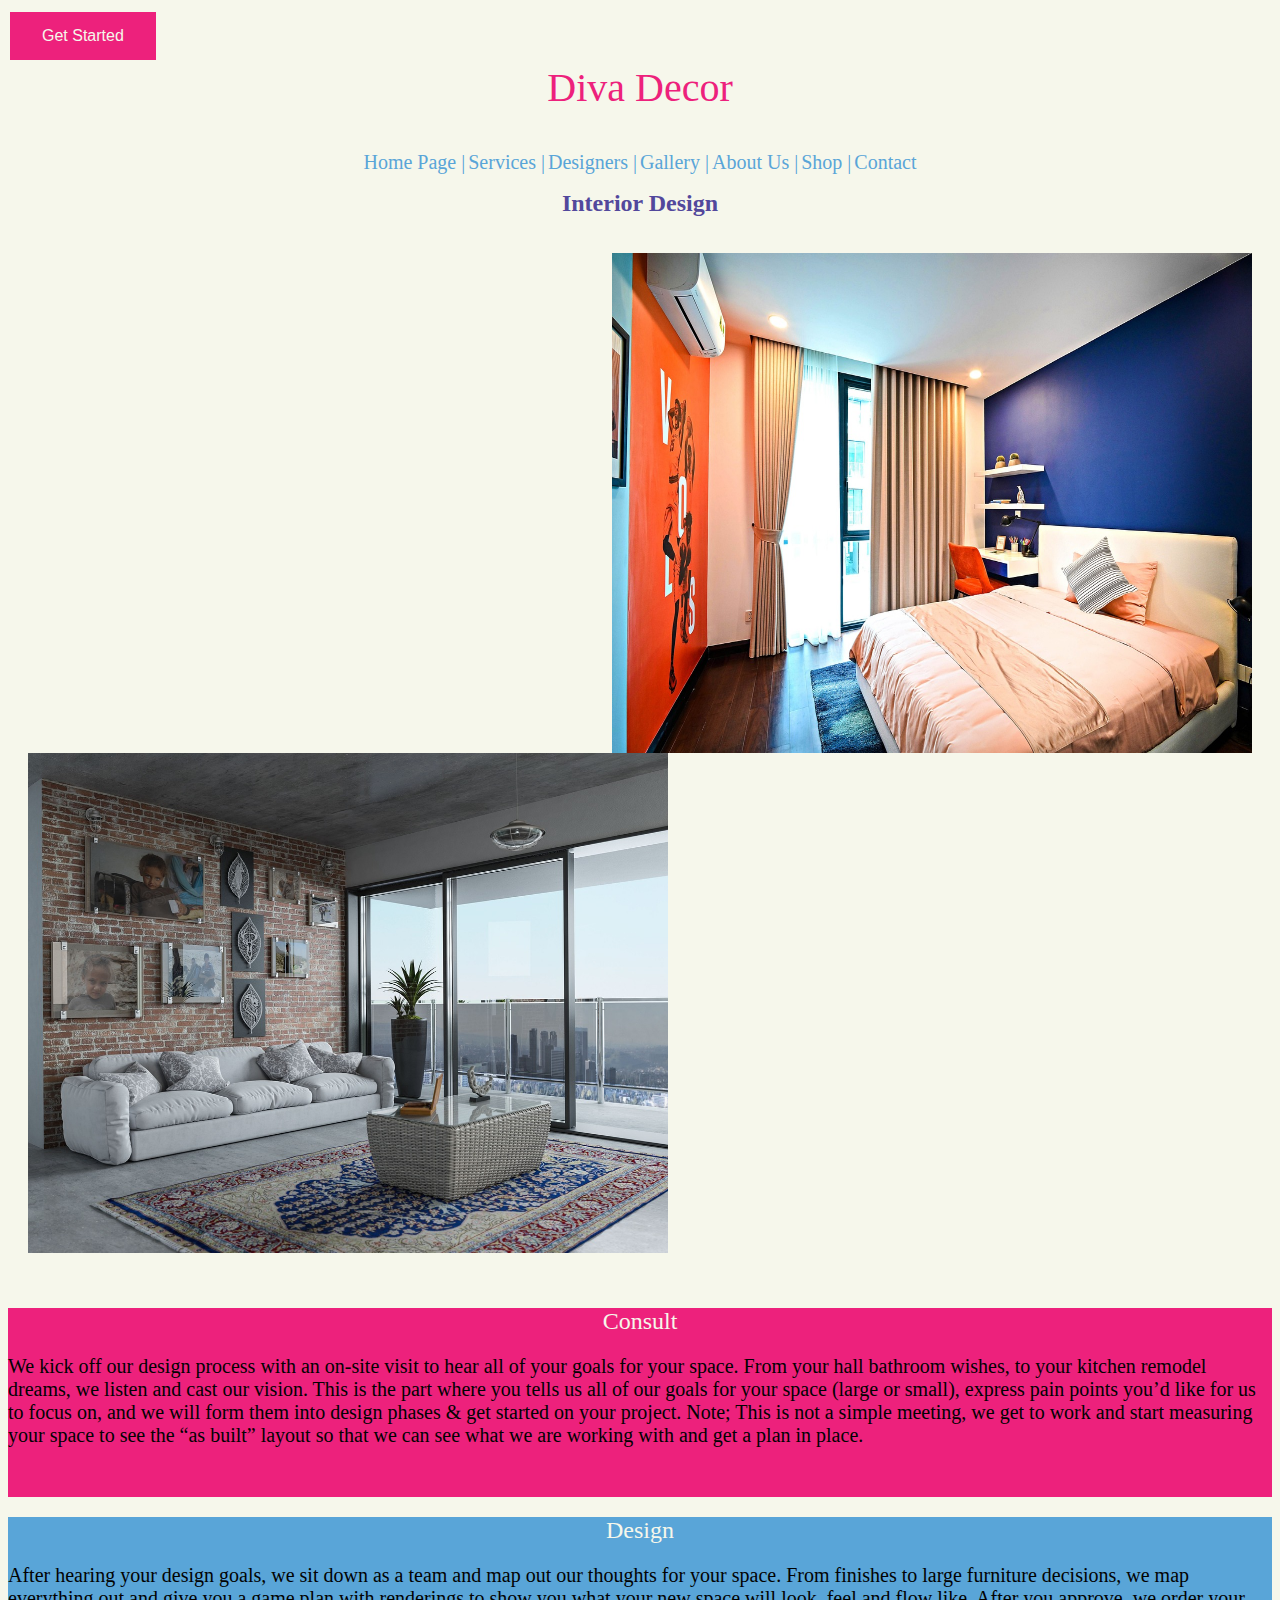
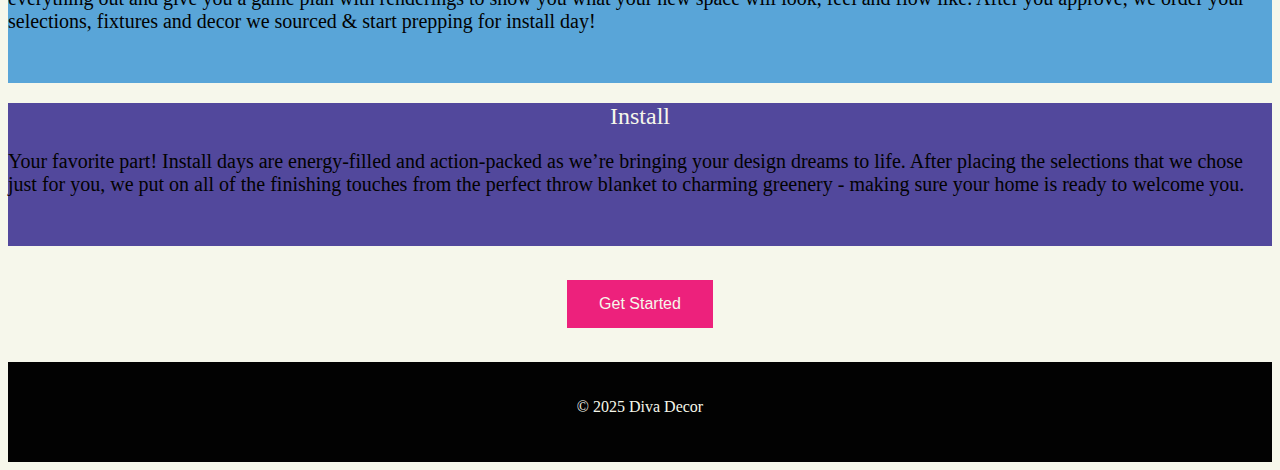
<file: index.html>
<!DOCTYPE html>
<html lang="en">
  <head>
    <meta charset="UTF-8">
    <meta name="viewport" content="width=device-width, initial-scale=1.0">
    <meta http-equiv="X-UA-Compatible" content="ie=edge">
    <title>Home</title>
    <link rel="stylesheet" href="style.css">
	<script src="validate.js" defer></script>
  </head>
  <body>
    <main>
	
	
	<div>
	<a href="contact.html"><button type="button" style="float: left">Get Started</button></a>
	
	<p style="align: center">Diva Decor</p>
	
	<a href="index.html">Home Page |</a>&nbsp;<a href="services.html">Services |</a>&nbsp;<a href="designers.html">Designers |</a>&nbsp;<a href="gallery.html">Gallery |</a>&nbsp;<a href="About Us.html">About Us |</a>&nbsp;<a href="shop.html">Shop |</a>&nbsp;<a href="contact.html">Contact</a>
	</div>
	
    <h1>Interior Design</h1>  
	<div class="container" style="background-color:#F6F7EB">
        <img src="bedroom.jpg" height="500px" width="640px" align="right" alt="Bedroom Furniture">
		<img src="living_room.jpg" height="500px" width="640px" align="left" alt="Living Room Furniture">
	      

    </div>
	<br>
	
	<div>
	

	<section style="background-color:#ED217C">
	  <h2 style="color:#F6F7EB">Consult</h2>
	  <p class="text">We kick off our design process with an on-site visit to hear all of your goals for your space. From your hall bathroom wishes, to your kitchen remodel dreams, we listen and cast our vision. This is the part where you tells us all of our goals for your space (large or small),  express pain points you’d like for us to  focus on, and we will form them into design phases & get started on your project. Note; This is not a simple meeting, we get to work and start measuring your space to see the “as built” layout  so that we can see what we are working with and get a plan in place. </p>
	  <br>
	  <br>
	</section>

	<section style="background-color:#59A5D8">
	  <h2 style="color:#F6F7EB">Design</h2>
	  <p class ="text">After hearing your design goals, we sit down as a team and map out our thoughts for your space. From finishes to large furniture decisions, we map everything out and give you a game plan with renderings to show you what your new space will look, feel and flow like.  After you approve, we order your selections, fixtures and decor we sourced & start prepping for install day!</p>
	  <br>
	  <br>
	</section>


	<section style="background-color:#52489C">
	  <h2 style="color:#F6F7EB">Install</h2>
	  <p class="text">Your favorite part! Install days are energy-filled and action-packed as we’re bringing your design dreams to life. After placing the selections that we chose just for you, we put on all of the finishing touches from the perfect throw blanket to charming greenery - making sure your home is ready to welcome you.</p>
	  <br>
	  <br>
	</section>
	
	</div>
	<br>
	<br>
	
	<div>
		<a href="contact.html"><button type="button">Get Started</button></a>
	
	</div>
	<br>
	<br>
	
	
			
    </main>
	
  </body>
  <footer><br><br>&copy; 2025 Diva Decor</footer>
</html>
</file>
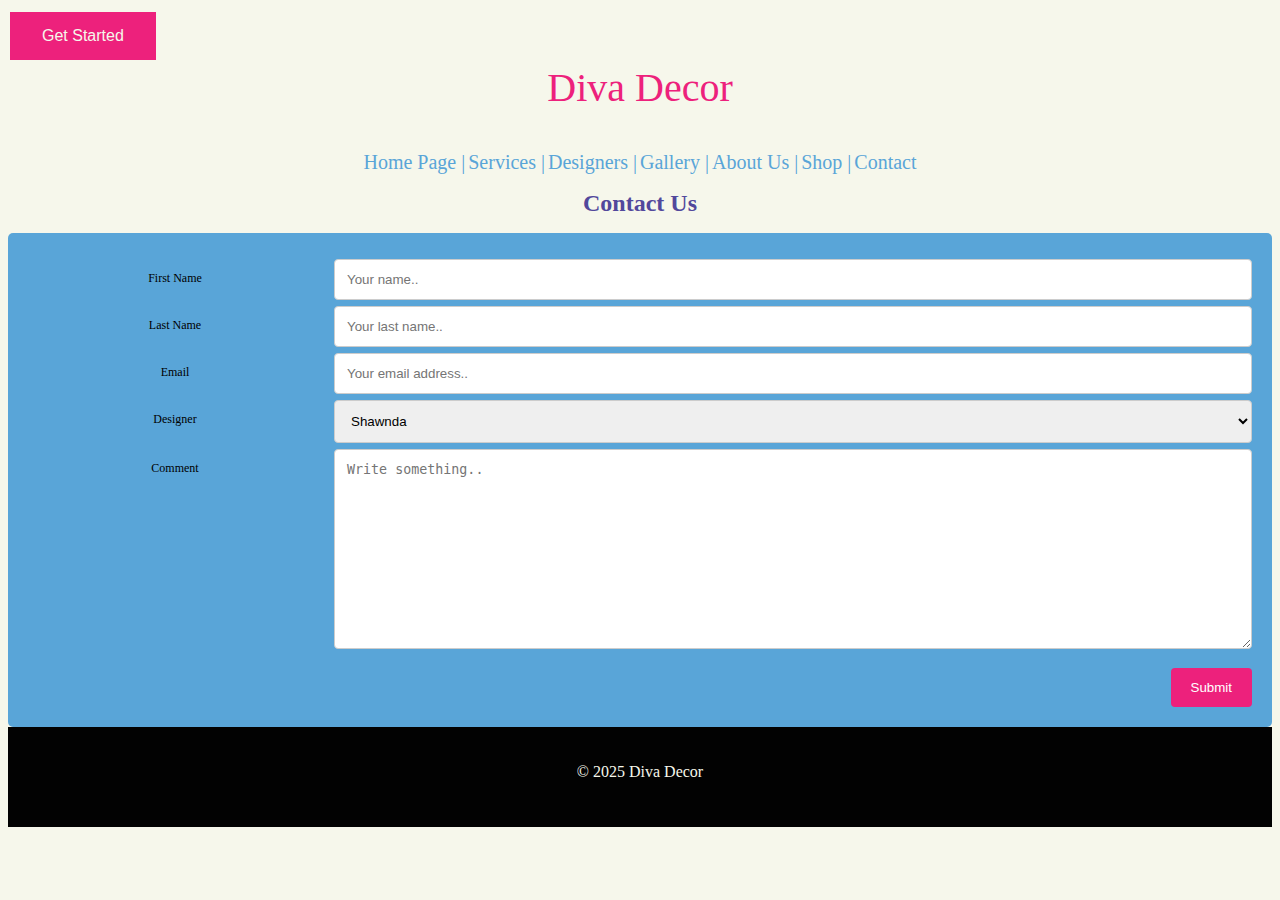
<file: contact.html>
<!DOCTYPE html>
<html lang="en">
  <head>
    <meta charset="UTF-8">
    <meta name="viewport" content="width=device-width, initial-scale=1.0">
    <meta http-equiv="X-UA-Compatible" content="ie=edge">
    <title>Contact</title>
    <link rel="stylesheet" href="style.css">
  </head>
  <body>
    <main>
	
	
	<div>
	<a href="contact.html"><button type="button" style="float: left">Get Started</button></a>
	
	<p style="align: center">Diva Decor</p>
	
	<a href="index.html">Home Page |</a>&nbsp;<a href="services.html">Services |</a>&nbsp;<a href="designers.html">Designers |</a>&nbsp;<a href="gallery.html">Gallery |</a>&nbsp;<a href="About Us.html">About Us |</a>&nbsp;<a href="shop.html">Shop |</a>&nbsp;<a href="contact.html">Contact</a>
	</div>
		<body>
    <h1>Contact Us</h1>
	
	
<div class="container">
  <form id="myForm" action="/action_page.php">
  <div class="row">
    <div class="col-25">
      <label for="fname">First Name</label>
    </div>
    <div class="col-75">
      <input type="text" id="fname" name="firstname" placeholder="Your name.." required>
    </div>
  </div>
  <div class="row">
    <div class="col-25">
      <label for="lname">Last Name</label>
    </div>
    <div class="col-75">
      <input type="text" id="lname" name="lastname" placeholder="Your last name.." required>
    </div>
  </div>
  <div class="row">
    <div class="col-25">
      <label for="email">Email</label>
    </div>
    <div class="col-75">
      <input type="text" id="email" name="email" placeholder="Your email address.." required>
    </div>
  </div>
  <div class="row">
    <div class="col-25">
      <label for="designer">Designer</label>
    </div>
    <div class="col-75">
      <select id="designer" name="designer">
        <option value="shawnda">Shawnda</option>
        <option value="ebony">Ebony</option>
        <option value="dee">Dee</option>
      </select>
    </div>
  </div>
  <div class="row">
    <div class="col-25">
      <label for="subject">Comment</label>
    </div>
    <div class="col-75">
      <textarea id="subject" name="subject" placeholder="Write something.." style="height:200px"></textarea>
    </div>
  </div>
  <br>
  <div class="row">
    <input type="submit" value="Submit">
  </div>
  </form>
</div>

    <script src="validate.js"></script>
	</main>
</body>
	
		<footer><br><br>&copy; 2025 Diva Decor</footer>
	
</html>
</file>
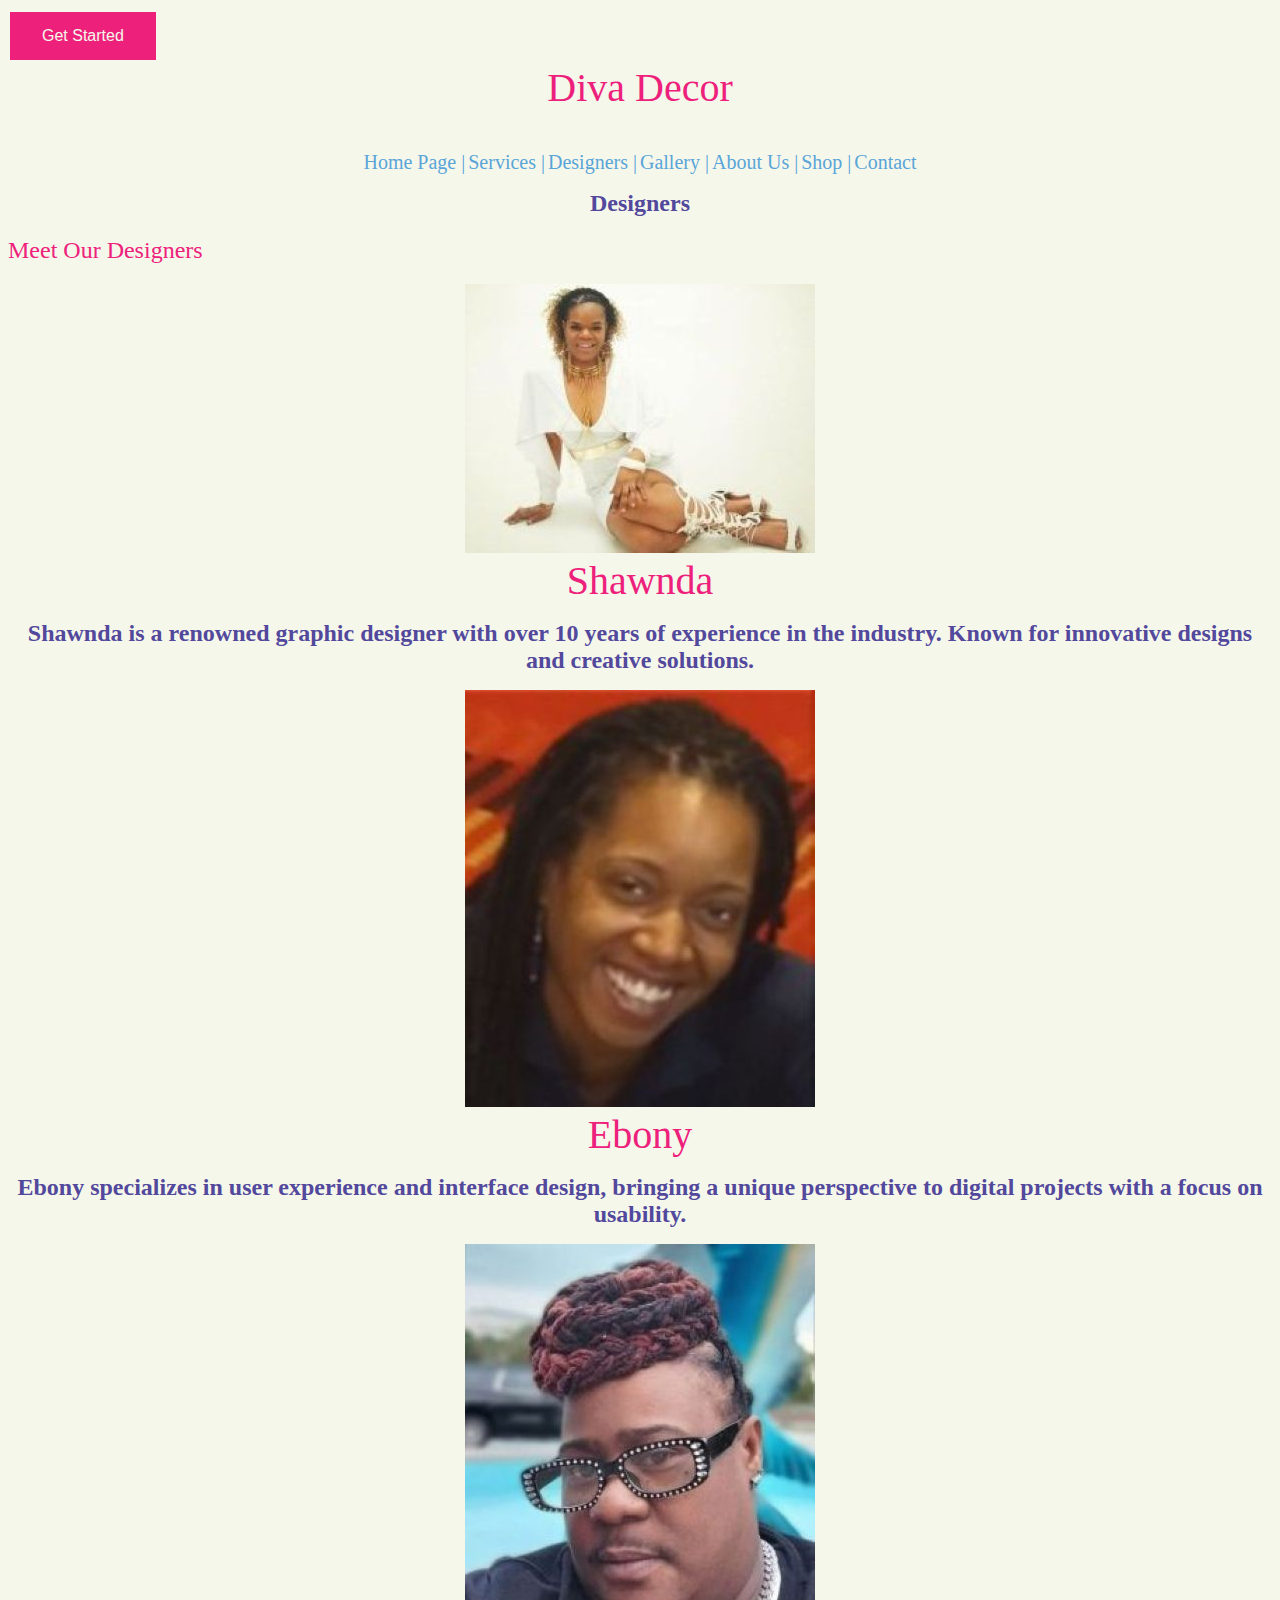
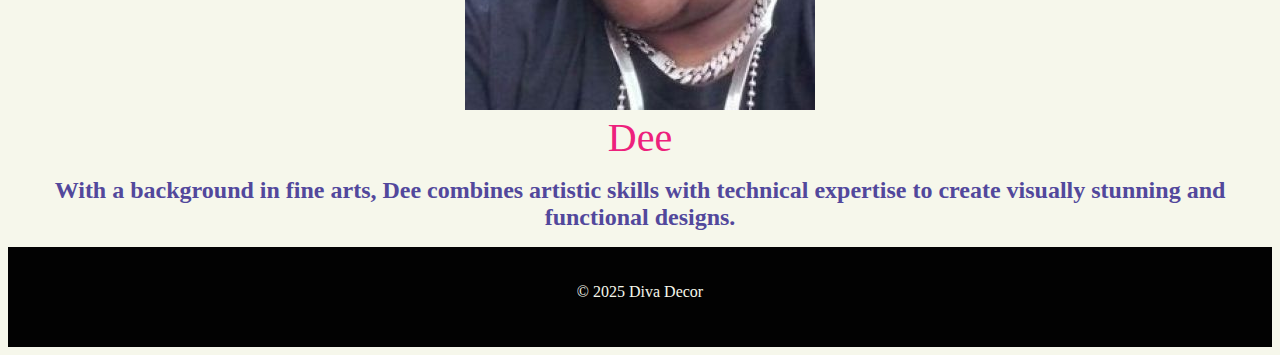
<file: designers.html>
<!DOCTYPE html>
<html lang="en">
  <head>
    <meta charset="UTF-8">
    <meta name="viewport" content="width=device-width, initial-scale=1.0">
    <meta http-equiv="X-UA-Compatible" content="ie=edge">
    <title>Designers</title>
    <link rel="stylesheet" href="style.css">
  </head>
  <body>
    <main>
	
	
	<div>
	<a href="contact.html"><button type="button" style="float: left">Get Started</button></a>
	
	<p style="align: center">Diva Decor</p>
	
	<a href="index.html">Home Page |</a>&nbsp;<a href="services.html">Services |</a>&nbsp;<a href="designers.html">Designers |</a>&nbsp;<a href="gallery.html">Gallery |</a>&nbsp;<a href="About Us.html">About Us |</a>&nbsp;<a href="shop.html">Shop |</a>&nbsp;<a href="contact.html">Contact</a>
	</div>
	
	<h1>Designers</h1>
	
	
    <section id="designers">
        <h2 style="color: #ED217C">Meet Our Designers</h2>
        <div class="designer-container">
            <div class="designer-item">
                <img src="Shawnda.jpg" alt="Designer 1" class="designer-photo">
                <header>Shawnda</header>
                <h1>Shawnda is a renowned graphic designer with over 10 years of experience in the industry. Known for innovative designs and creative solutions.</h1>
            </div>
            <div class="designer-item">
                <img src="BlackEb.jpg" alt="Designer 2" class="designer-photo">
                <header>Ebony</header>
                <h1>Ebony specializes in user experience and interface design, bringing a unique perspective to digital projects with a focus on usability.</h1>
            </div>
            <div class="designer-item">
                <img src="Dee.jpg" alt="Designer 3" class="designer-photo">
                <header>Dee</header>
                <h1>With a background in fine arts, Dee combines artistic skills with technical expertise to create visually stunning and functional designs.</h1>
            </div>
        </div>
    </section>
	</main>
</body>
<footer><br><br>&copy; 2025 Diva Decor</footer>
</html>
</file>
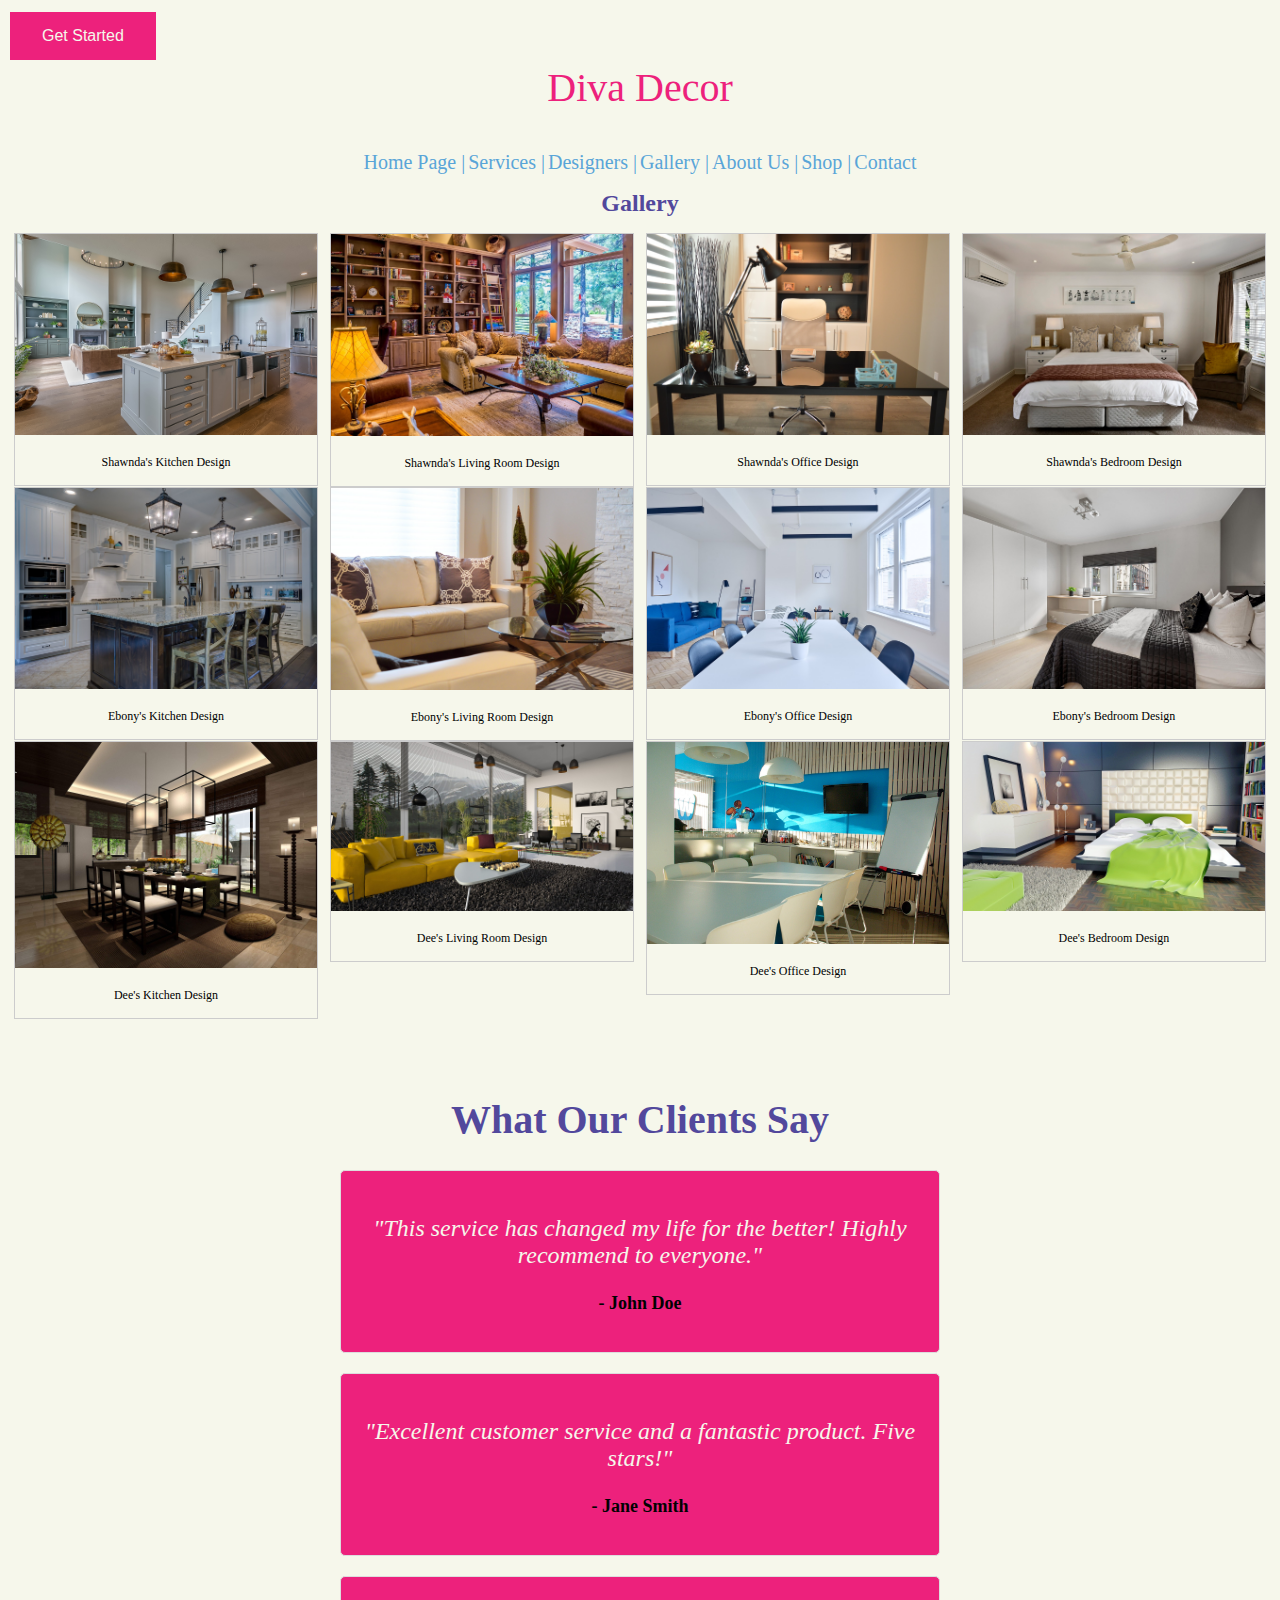
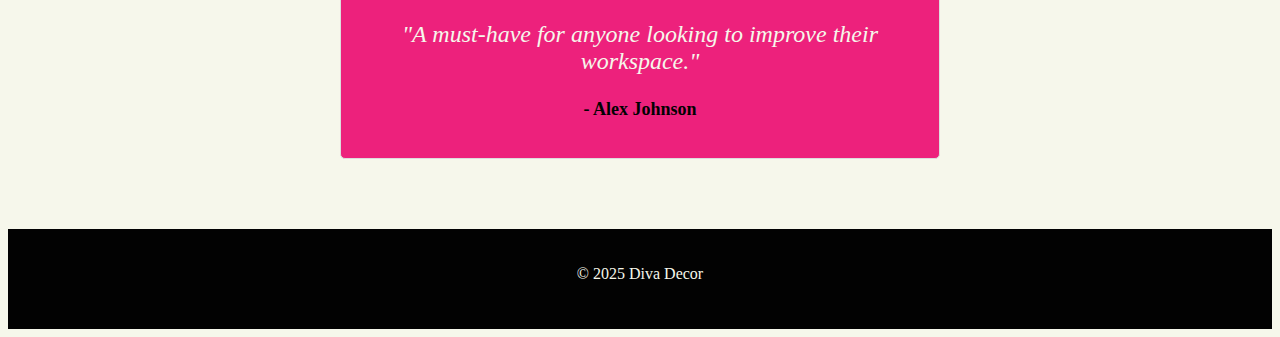
<file: gallery.html>
<!DOCTYPE html>
<html>
<head>

    <meta charset="UTF-8">
    <meta name="viewport" content="width=device-width, initial-scale=1.0">
    <meta http-equiv="X-UA-Compatible" content="ie=edge">
    <title>Gallery</title>
    <link rel="stylesheet" href="style.css">
  


</head>
<body>

<div>
	<a href="contact.html"><button type="button" style="float: left">Get Started</button></a>
	
	<p style="align: center">Diva Decor</p>
	
	<a href="index.html">Home Page |</a>&nbsp;<a href="services.html">Services |</a>&nbsp;<a href="designers.html">Designers |</a>&nbsp;<a href="gallery.html">Gallery |</a>&nbsp;<a href="About Us.html">About Us |</a>&nbsp;<a href="shop.html">Shop |</a>&nbsp;<a href="contact.html">Contact</a>
	</div>

<h1>Gallery</h1>



<div class="responsive">
  <div class="gallery">
    <a target="_blank" href="kitchen_gallery.jpg">
      <img src="kitchen_gallery.jpg" alt="Cinque Terre" width="600" height="400">
    </a>
    <div class="desc">Shawnda's Kitchen Design</div>
  </div>
</div>



<div class="responsive">
  <div class="gallery">
    <a target="_blank" href="livingroom_gallery.jpg">
      <img src="livingroom_gallery.jpg" alt="Forest" width="600" height="400">
    </a>
    <div class="desc">Shawnda's Living Room Design</div>
  </div>
</div>

<div class="responsive">
  <div class="gallery">
    <a target="_blank" href="office_gallery.jpg">
      <img src="office_gallery.jpg" alt="Northern Lights" width="600" height="400">
    </a>
    <div class="desc">Shawnda's Office Design</div>
  </div>
</div>

<div class="responsive">
  <div class="gallery">
    <a target="_blank" href="bedroom_gallery.jpg">
      <img src="bedroom_gallery.jpg" alt="Mountains" width="600" height="400">
    </a>
    <div class="desc">Shawnda's Bedroom Design</div>
  </div>
</div>

<div class="clearfix"></div>

<div class="responsive">
  <div class="gallery">
    <a target="_blank" href="kitchen2_gallery.jpg">
      <img src="kitchen2_gallery.jpg" alt="Cinque Terre" width="600" height="400">
    </a>
    <div class="desc">Ebony's Kitchen Design</div>
  </div>
</div>



<div class="responsive">
  <div class="gallery">
    <a target="_blank" href="living_room2_gallery.jpg">
      <img src="living_room2_gallery.jpg" alt="Forest" width="600" height="400">
    </a>
    <div class="desc">Ebony's Living Room Design</div>
  </div>
</div>

<div class="responsive">
  <div class="gallery">
    <a target="_blank" href="office2_gallery.jpg">
      <img src="office2_gallery.jpg" alt="Northern Lights" width="600" height="400">
    </a>
    <div class="desc">Ebony's Office Design</div>
  </div>
</div>

<div class="responsive">
  <div class="gallery">
    <a target="_blank" href="bedroom2_gallery.jpg">
      <img src="bedroom2_gallery.jpg" alt="Mountains" width="600" height="400">
    </a>
    <div class="desc">Ebony's Bedroom Design</div>
  </div>
</div>

<div class="clearfix"></div>

<div class="responsive">
  <div class="gallery">
    <a target="_blank" href="kitchen3_gallery.jpg">
      <img src="kitchen3_gallery.jpg" alt="Cinque Terre" width="600" height="400">
    </a>
    <div class="desc">Dee's Kitchen Design</div>
  </div>
</div>



<div class="responsive">
  <div class="gallery">
    <a target="_blank" href="living_room3_gallery.jpg">
      <img src="living_room3_gallery.jpg" alt="Forest" width="600" height="400">
    </a>
    <div class="desc">Dee's Living Room Design</div>
  </div>
</div>

<div class="responsive">
  <div class="gallery">
    <a target="_blank" href="office3_gallery.jpg">
      <img src="office3_gallery.jpg" alt="Northern Lights" width="600" height="400">
    </a>
    <div class="desc">Dee's Office Design</div>
  </div>
</div>

<div class="responsive">
  <div class="gallery">
    <a target="_blank" href="bedroom3_gallery.jpg">
      <img src="bedroom3_gallery.jpg" alt="Mountains" width="600" height="400">
    </a>
    <div class="desc">Dee's Bedroom Design</div>
  </div>
</div>

<div class="clearfix"></div>

<section id="testimonials">
        <h1 style="font-size: 40px">What Our Clients Say</h1>
        <div class="testimonial">
            <p class="quote">"This service has changed my life for the better! Highly recommend to everyone."</p>
            <p class="author">- John Doe</p>
        </div>
        <div class="testimonial">
            <p class="quote">"Excellent customer service and a fantastic product. Five stars!"</p>
            <p class="author">- Jane Smith</p>
        </div>
        <div class="testimonial">
            <p class="quote">"A must-have for anyone looking to improve their workspace."</p>
            <p class="author">- Alex Johnson</p>
        </div>
</section>

</body>
<footer><br><br>&copy; 2025 Diva Decor</footer>
</html>
</file>
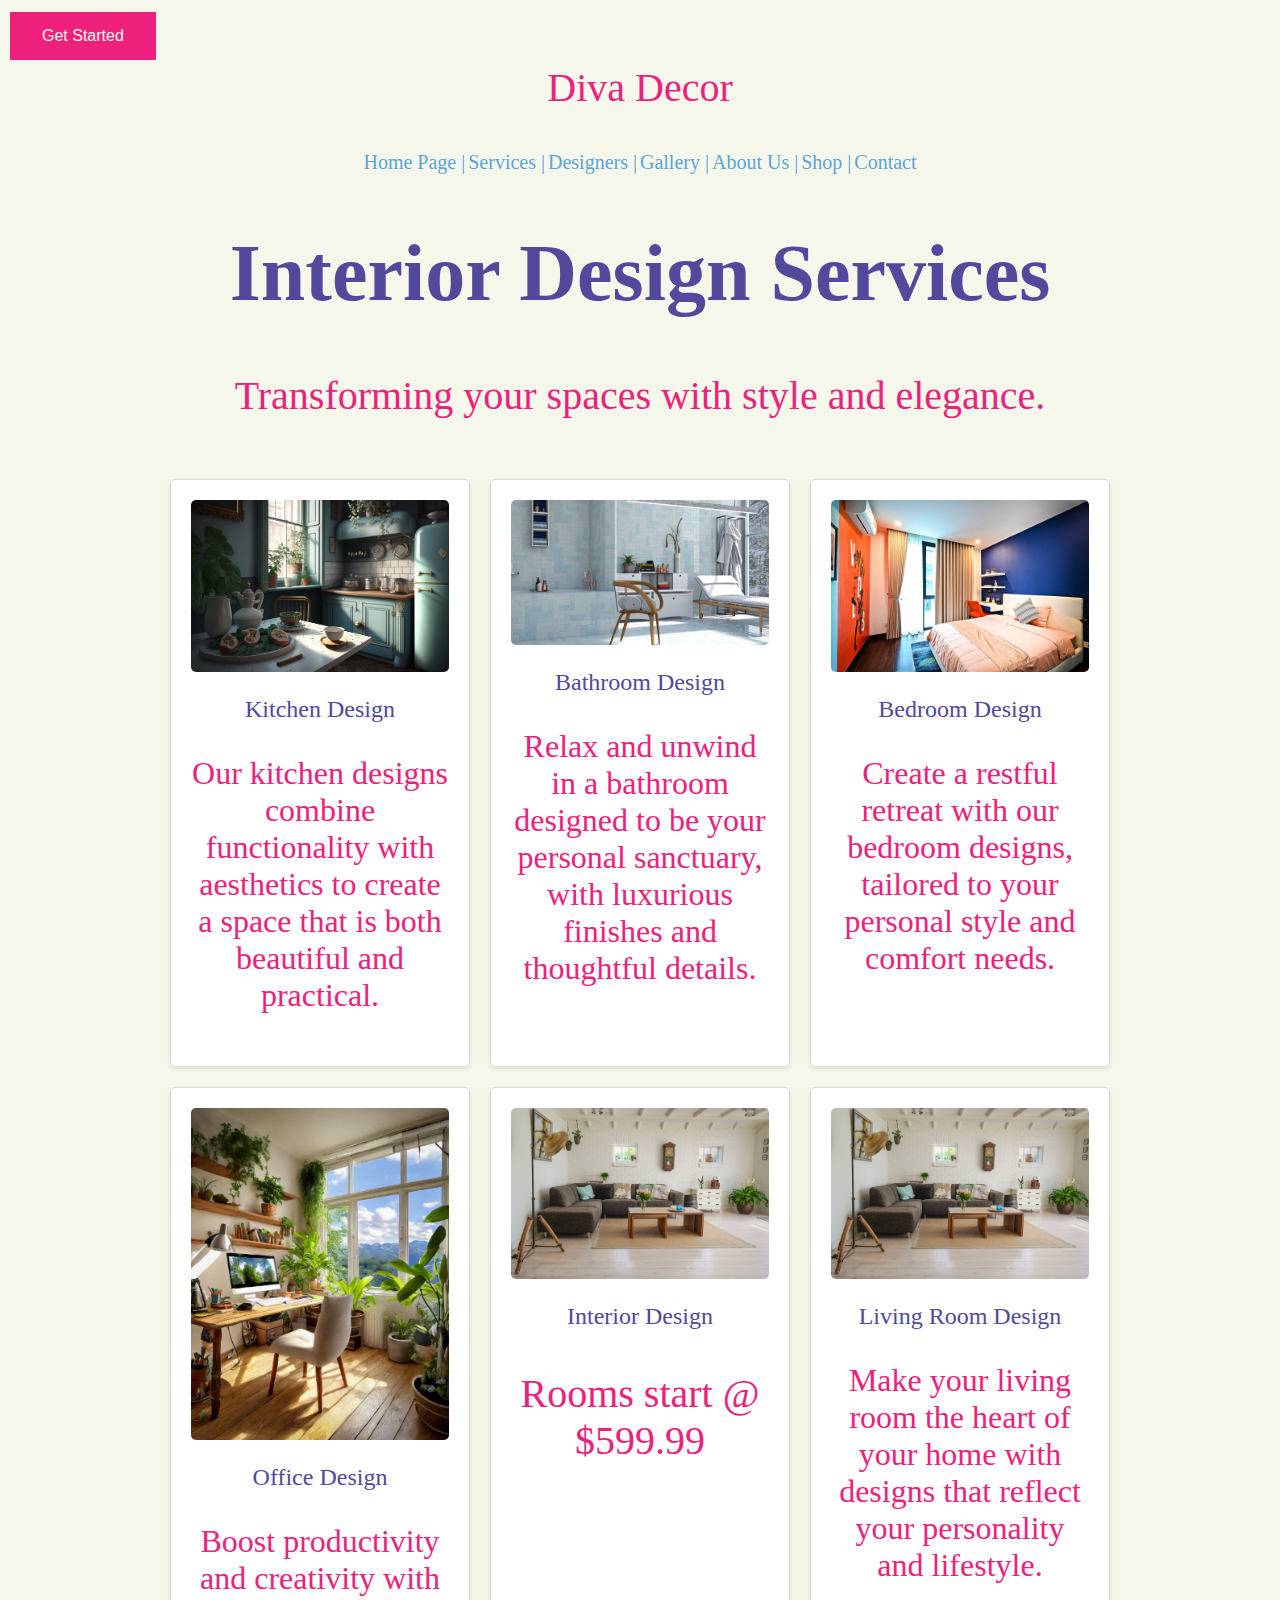
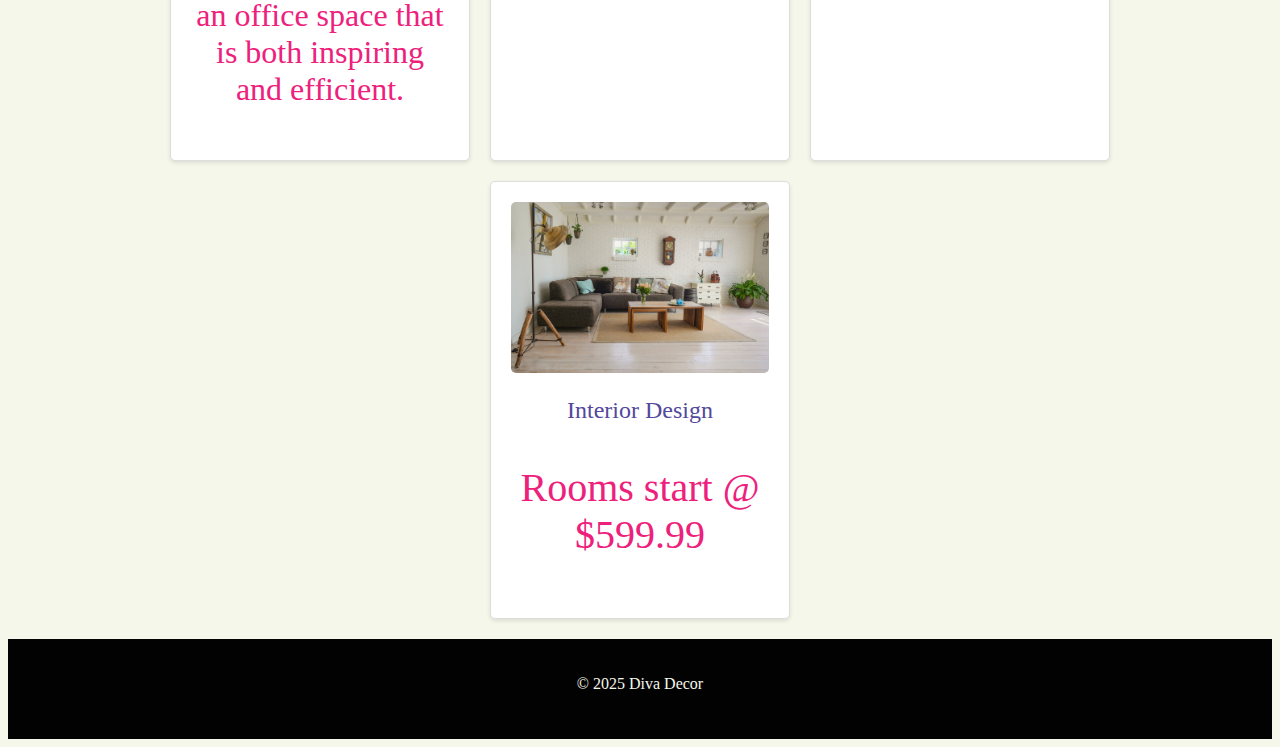
<file: services.html>
<!DOCTYPE html>
<html lang="en">
  <head>
    <meta charset="UTF-8">
    <meta name="viewport" content="width=device-width, initial-scale=1.0">
    <meta http-equiv="X-UA-Compatible" content="ie=edge">
    <title>Services</title>
    <link rel="stylesheet" href="style.css">
  </head>
  <body>
    <main>
	
	
	<div>
	<a href="contact.html"><button type="button" style="float: left">Get Started</button></a>
	
	<p style="align: center">Diva Decor</p>
	
	<a href="index.html">Home Page |</a>&nbsp;<a href="services.html">Services |</a>&nbsp;<a href="designers.html">Designers |</a>&nbsp;<a href="gallery.html">Gallery |</a>&nbsp;<a href="About Us.html">About Us |</a>&nbsp;<a href="shop.html">Shop |</a>&nbsp;<a href="contact.html">Contact</a>
	</div>
	
	
    <header>
        <h1>Interior Design Services</h1>
        <p>Transforming your spaces with style and elegance.</p>
    </header>

    <section id="services">
        <div class="service-item">
            <img src="kitchen_services.jpg" alt="Kitchen Design" class="service-photo">
            <h2 style="color: #52489C">Kitchen Design</h2>
            <p style="font-size: 32px">Our kitchen designs combine functionality with aesthetics to create a space that is both beautiful and practical.</p>
        </div>
        <div class="service-item">
            <img src="bathroom_services.jpg" alt="Bathroom Design" class="service-photo">
            <h2 style="color: #52489C">Bathroom Design</h2>
            <p style="font-size: 32px">Relax and unwind in a bathroom designed to be your personal sanctuary, with luxurious finishes and thoughtful details.</p>
        </div>
        <div class="service-item">
            <img src="bedroom.jpg" alt="Bedroom Design" class="service-photo">
            <h2 style="color: #52489C">Bedroom Design</h2>
            <p style="font-size: 32px">Create a restful retreat with our bedroom designs, tailored to your personal style and comfort needs.</p>
        </div>
        <div class="service-item">
            <img src="office_services.png" alt="Office Design" class="service-photo">
            <h2 style="color: #52489C">Office Design</h2>
            <p style="font-size: 32px">Boost productivity and creativity with an office space that is both inspiring and efficient.</p>
        </div>
        <div class="service-item">
            <img src="living_room_services.jpg" alt="Living Room Design" class="service-photo">
            <h2 style="color: #52489C">Interior Design</h2>
            <p>Rooms start @ $599.99</p>
        </div>
		
		<div class="service-item">
            <img src="living_room_services.jpg" alt="Living Room Design" class="service-photo">
            <h2 style="color: #52489C">Living Room Design</h2>
            <p style="font-size: 32px">Make your living room the heart of your home with designs that reflect your personality and lifestyle.</p>
        </div>
		
		<div class="service-item">
            <img src="living_room_services.jpg" alt="Living Room Design" class="service-photo">
            <h2 style="color: #52489C">Interior Design</h2>
            <p>Rooms start @ $599.99</p>
        </div>
    </section>
	</main>
</body>
<footer> <br><br>&copy; 2025 Diva Decor </footer>
</html>
</file>
<file: style.css>
body {
  background-color: #F6F7EB;
   font-family: verdana;
   font-size: 12px;
}

h1 {
  color: #52489C;
  text-align: center;
}

h2 {
	font-weight:normal;
	font-size: 24px;
	
	
}

.texting {
	
	text-align: left;
	font-size: 24px;
	
}



p {
  font-family: verdana;
  font-size: 40px;
  color: #ED217C;
  text-align: center;
  clear: left;
   }
   
.text {
	   font-size:20px;
	   color: #020202;
	   text-align: left;
   }

a {
	font-family: verdana;
	color: #59A5D8;
    font-size: 20px;
	text-decoration: none;
	
}

button {
		
  border: none;
  color: #F6F7EB;
  padding: 15px 32px;
  text-align: center;
  text-decoration: none;
  display: inline-block;
  font-size: 16px;
  margin: 4px 2px;
  cursor: pointer;
  background-color: #ED217C;
  
  
  
}

ul {
	
	list-style-type: none;
}

header {
	font-size: 40px;
	text-align: center;
	color: #ED217C;
	
}

li {
	font-size: 18px;
	text-align: left;
	color: #52489C;
}

.list {
	text-align: center;
	list-style-type: none;
}

.container {
            width: 100%;
            overflow: auto;
			
			
			
        }
		
        .list {
            overflow: hidden; /* Clear the float */
        }

div{
	text-align: center;
	
	
	
}


* {
  box-sizing: border-box;
  
}




/* Create two equal columns that floats next to each other */
.column {
  float: left;
  width: 50%;
  padding: 10px;
  height: 500px; /* Should be removed. Only for demonstration */
}

/* Clear floats after the columns */
.row:after {
  content: "";
  display: table;
  clear: both;
}



footer {
	
	height: 100px; /* Sets footer height to 100 pixels */
    background-color: #020202; /* Optional: Add a background color for visual reference */
	width: 100%; /* Makes the footer span the full width of the page */
	color: #F6F7EB;
	text-align: center;
	font-size: 16px;
	

}

div.gallery {
  border: 1px solid #ccc;
}

div.gallery:hover {
  border: 1px solid #777;
}

div.gallery img {
  width: 100%;
  height: auto;
}

div.desc {
  padding: 15px;
  text-align: center;
}

* {
  box-sizing: border-box;
}

.responsive {
  padding: 0 6px;
  float: left;
  width: 24.99999%;
}

@media only screen and (max-width: 700px) {
  .responsive {
    width: 49.99999%;
    margin: 6px 0;
  }
}

@media only screen and (max-width: 500px) {
  .responsive {
    width: 100%;
  }
}

.clearfix:after {
  content: "";
  display: table;
  clear: both;
}

#testimonials {
    background-color: #F6F7EB;
    padding: 50px 20px;
    text-align: center;
}



.testimonial {
    margin-bottom: 20px;
    padding: 20px;
    border: 1px solid #ddd;
    border-radius: 5px;
    background-color: #ED217C;
    max-width: 600px;
    margin-left: auto;
    margin-right: auto;
	
}

.quote {
    font-style: italic;
    color: #F6F7EB;
	font-size: 2em;
}

.author {
    margin-top: 10px;
    font-weight: bold;
    color: #020202;
	font-size: 1.5em;
}

.form-container {

  display: flex;

  justify-content: center;

  align-items: center;

   

}

* {
  box-sizing: border-box;
}

input[type=text], select, textarea {
  width: 100%;
  padding: 12px;
  border: 1px solid #ccc;
  border-radius: 4px;
  resize: vertical;
}

label {
  padding: 12px 12px 12px 0;
  display: inline-block;
}

input[type=submit] {
  background-color: #ED217C;
  color: white;
  padding: 12px 20px;
  border: none;
  border-radius: 4px;
  cursor: pointer;
  float: right;
}

input[type=submit]:hover {
  background-color: #52489C;
}

.container {
  border-radius: 5px;
  background-color: #59A5D8;
  padding: 20px;
}

.col-25 {
  float: left;
  width: 25%;
  margin-top: 6px;
}

.col-75 {
  float: left;
  width: 75%;
  margin-top: 6px;
}

/* Clear floats after the columns */
.row::after {
  content: "";
  display: table;
  clear: both;
}

/* Responsive layout - when the screen is less than 600px wide, make the two columns stack on top of each other instead of next to each other */
@media screen and (max-width: 600px) {
  .col-25, .col-75, input[type=submit] {
    width: 100%;
    margin-top: 0;
  }
}

#video-gallery {
    padding: 20px;
    text-align: center;
}

#video-gallery h2 {
    margin-bottom: 20px;
    font-size: 2em;
    color: #333;
}

.video-container {
    display: grid;
    grid-template-columns: repeat(3, 1fr);
    gap: 20px;
    max-width: 1200px;
    margin: 0 auto;
}

.video-item {
    display: flex;
    flex-direction: column;
    align-items: center;
}

.video-item video {
    width: 100%;
    height: auto;
    border: 1px solid #ddd;
    border-radius: 5px;
}

.video-description {
    margin-top: 10px;
    font-size: 1em;
    color: #020202;
    text-align: center;
}

#services {
    display: flex;
    flex-wrap: wrap;
    justify-content: center;
    padding: 20px;
    gap: 20px;
}

.service-item {
    background-color: #fff;
    border: 1px solid #ddd;
    border-radius: 5px;
    padding: 20px;
    width: 300px;
    box-shadow: 0 2px 4px rgba(0, 0, 0, 0.1);
    text-align: center;
}

.service-photo {
    width: 100%;
    height: auto;
    border-radius: 5px;
}
</file>
